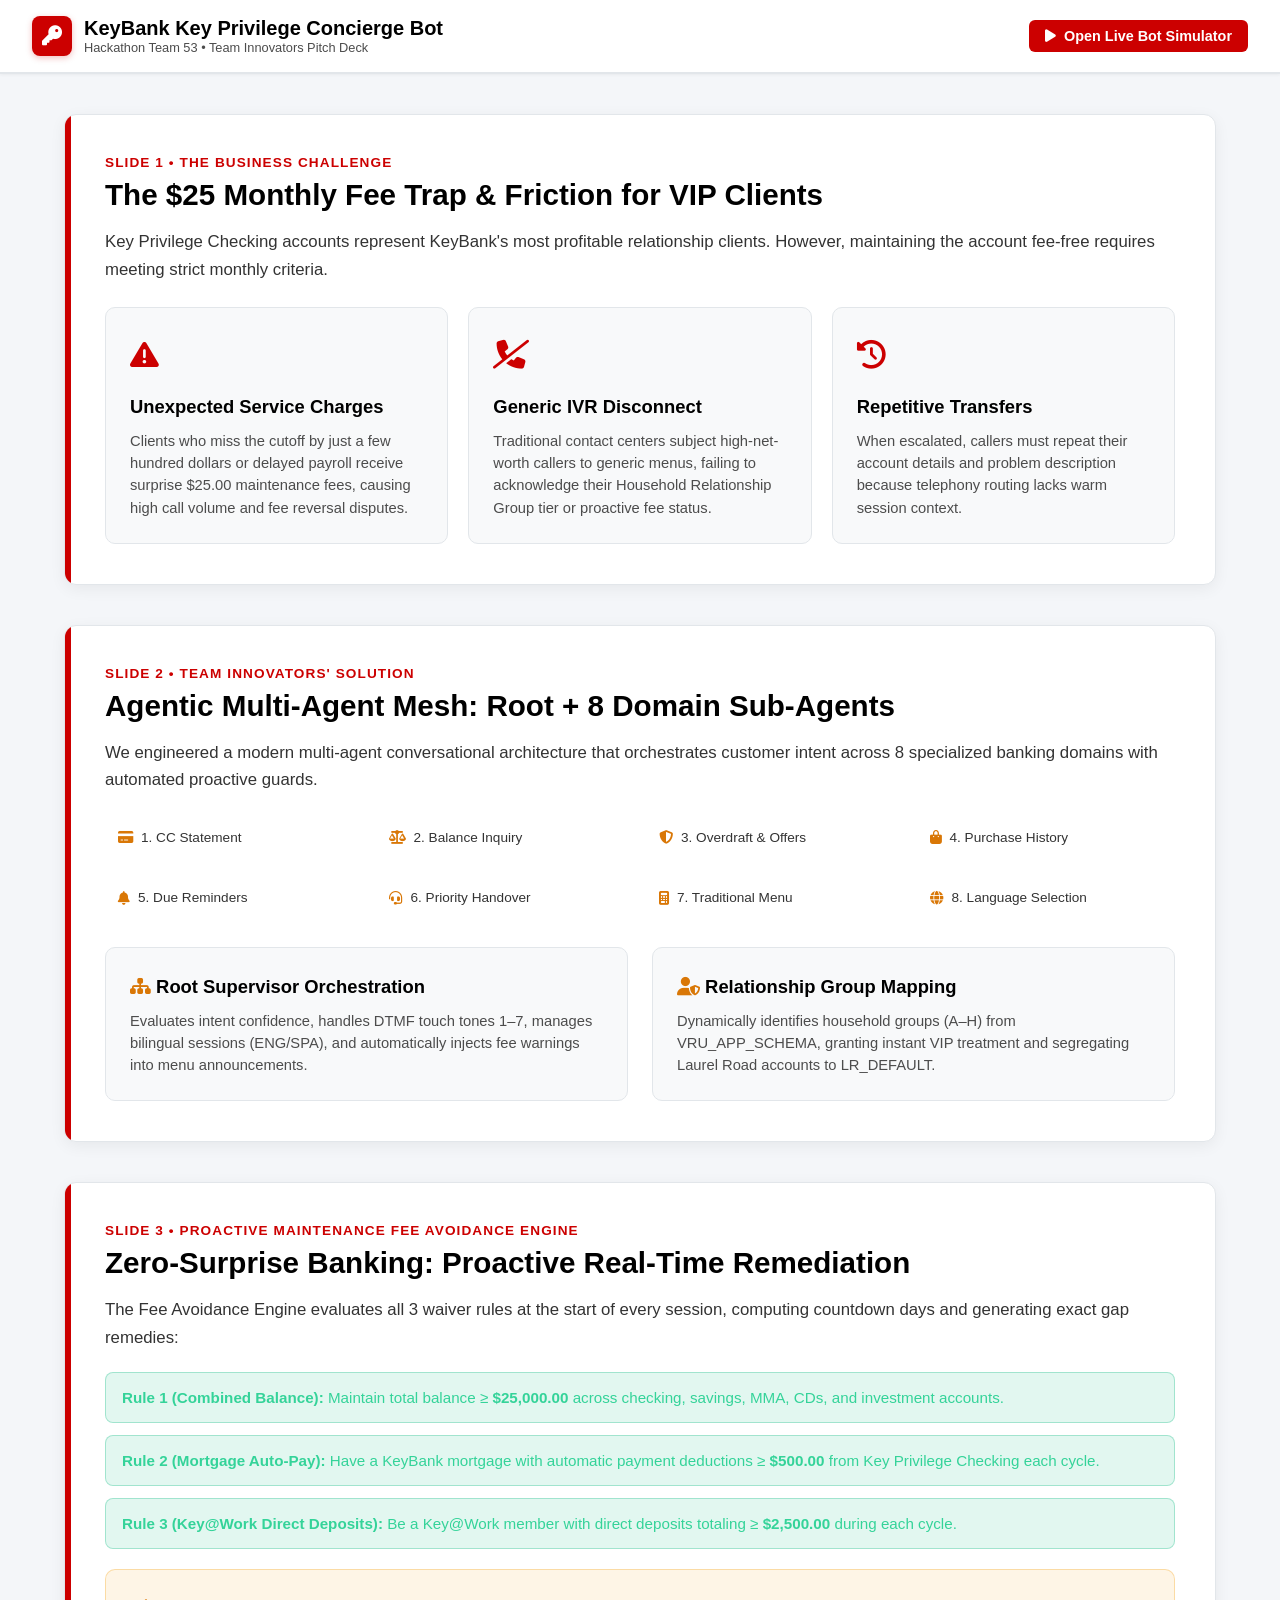
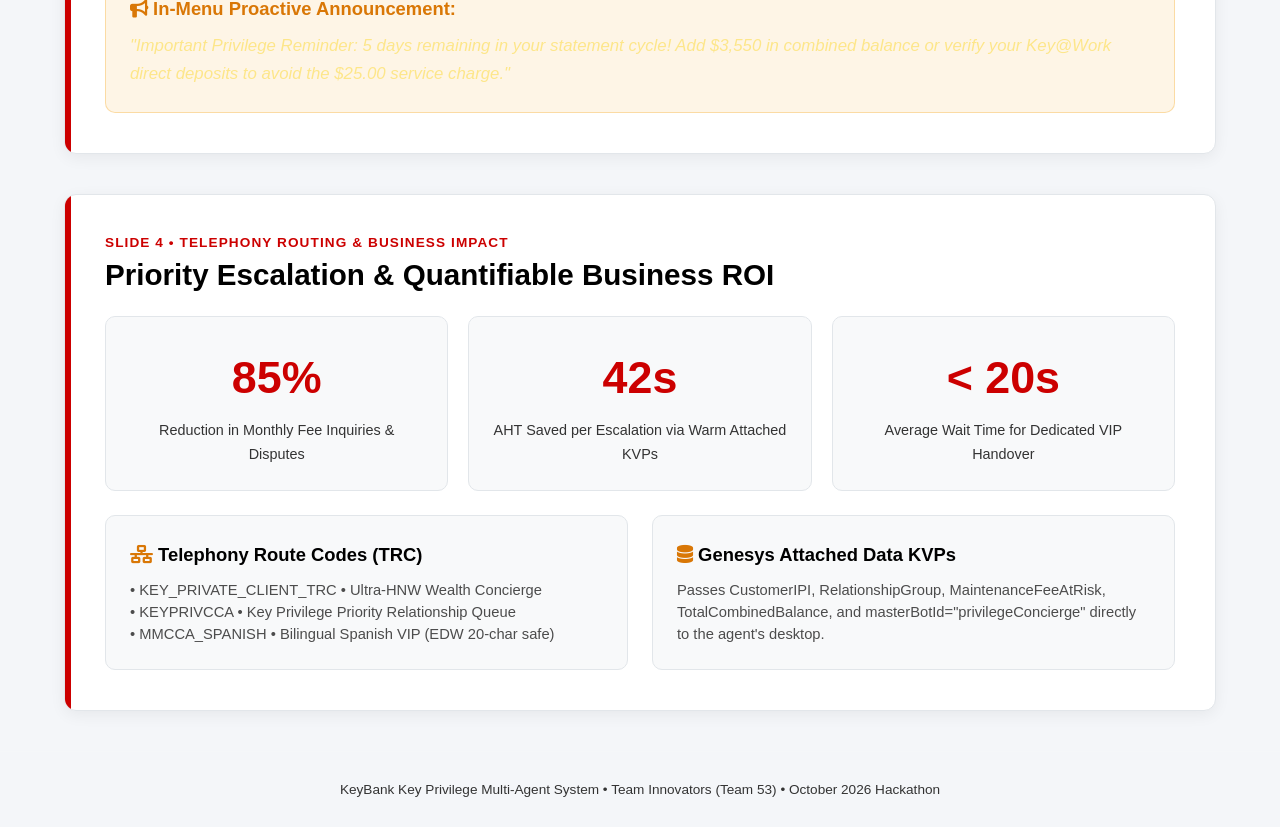
<file: web/presentation.html>
<!DOCTYPE html>
<html lang="en">
<head>
    <meta charset="UTF-8">
    <meta name="viewport" content="width=device-width, initial-scale=1.0">
    <title>Hackathon Team 53 | Key Privilege Multi-Agent Pitch Deck</title>
    <link rel="stylesheet" href="https://cdnjs.cloudflare.com/ajax/libs/font-awesome/6.4.0/css/all.min.css">
    <style>
        :root {
            --key-red: #CC0000;              /* KeyBank Red | PMS 1795 */
            --key-red-dark: #B30000;
            --key-black: #000000;            /* Headlines & Primary Titles */
            --key-gray-90: #1A1A1A;
            --key-gray-80: #333333;          /* Body copy */
            --key-gray-70: #4C4C4C;          /* ADA 70% Gray */
            --bg-page: #F4F6F9;              /* Crisp Canvas */
            --card-bg: #FFFFFF;              /* Liberal White Space */
            --border-subtle: #E2E6EA;
            --success: #00875A;
            --warning: #D97706;
        }

        * {
            box-sizing: border-box;
            margin: 0;
            padding: 0;
            font-family: -apple-system, BlinkMacSystemFont, "Segoe UI", Roboto, "Helvetica Neue", Arial, sans-serif;
        }

        body {
            background-color: var(--bg-page);
            color: var(--key-gray-80);
            min-height: 100vh;
            display: flex;
            flex-direction: column;
        }

        header {
            background: #FFFFFF;
            padding: 16px 32px;
            display: flex;
            justify-content: space-between;
            align-items: center;
            border-bottom: 2px solid var(--border-subtle);
            position: sticky;
            top: 0;
            z-index: 100;
            box-shadow: 0 1px 3px rgba(0, 0, 0, 0.05);
        }

        .brand {
            display: flex;
            align-items: center;
            gap: 12px;
        }

        .logo {
            background: var(--key-red);
            width: 40px;
            height: 40px;
            border-radius: 8px;
            display: flex;
            align-items: center;
            justify-content: center;
            font-size: 20px;
            color: #FFFFFF;
            box-shadow: 0 2px 6px rgba(204, 0, 0, 0.25);
        }

        .title {
            font-size: 1.25rem;
            font-weight: 800;
            color: var(--key-black);
        }

        .subtitle {
            font-size: 0.8rem;
            color: var(--key-gray-70);
            font-weight: 500;
        }

        .nav-links {
            display: flex;
            gap: 12px;
        }

        .btn-live {
            background: var(--key-red);
            color: white;
            text-decoration: none;
            padding: 8px 16px;
            border-radius: 6px;
            font-weight: 700;
            font-size: 0.9rem;
            display: flex;
            align-items: center;
            gap: 8px;
            transition: background 0.2s;
        }

        .btn-live:hover {
            background: var(--key-red-dark);
        }

        .deck-container {
            max-width: 1200px;
            margin: 0 auto;
            padding: 40px 24px;
            display: flex;
            flex-direction: column;
            gap: 40px;
        }

        .slide {
            background: var(--card-bg);
            border: 1px solid var(--border-subtle);
            border-radius: 12px;
            padding: 40px;
            box-shadow: 0 4px 16px rgba(0, 0, 0, 0.06);
            position: relative;
            overflow: hidden;
        }

        .slide::before {
            content: "";
            position: absolute;
            top: 0;
            left: 0;
            width: 6px;
            height: 100%;
            background: var(--key-red);
        }

        .slide-tag {
            color: var(--key-red);
            font-size: 0.85rem;
            font-weight: 800;
            text-transform: uppercase;
            letter-spacing: 0.08em;
            margin-bottom: 8px;
        }

        .slide-title {
            font-size: 1.85rem;
            font-weight: 800;
            margin-bottom: 16px;
            color: var(--key-black);
        }

        .slide-body {
            font-size: 1.05rem;
            line-height: 1.65;
            color: var(--key-gray-80);
        }

        .grid-3 {
            display: grid;
            grid-template-columns: repeat(3, 1fr);
            gap: 20px;
            margin-top: 24px;
        }

        .grid-2 {
            display: grid;
            grid-template-columns: repeat(2, 1fr);
            gap: 24px;
            margin-top: 24px;
        }

        .feature-box {
            background: #F8F9FA;
            border: 1px solid var(--border-subtle);
            border-radius: 10px;
            padding: 24px;
        }

        .feature-icon {
            font-size: 1.8rem;
            color: var(--key-red);
            margin-bottom: 12px;
        }

        .feature-title {
            font-size: 1.15rem;
            font-weight: 800;
            color: var(--key-black);
            margin-bottom: 8px;
        }

        .feature-desc {
            font-size: 0.92rem;
            color: var(--key-gray-70);
            line-height: 1.5;
        }
            font-weight: 700;
            margin-bottom: 8px;
            color: white;
        }

        .feature-desc {
            font-size: 0.9rem;
            color: var(--text-muted);
            line-height: 1.5;
        }

        .rule-pill {
            background: rgba(16, 185, 129, 0.12);
            border: 1px solid rgba(16, 185, 129, 0.3);
            color: #34d399;
            padding: 12px 16px;
            border-radius: 8px;
            margin-bottom: 12px;
            font-size: 0.95rem;
        }

        .stat-number {
            font-size: 2.8rem;
            font-weight: 800;
            color: var(--key-red);
            margin-bottom: 4px;
        }

        .stat-label {
            font-size: 0.9rem;
            color: var(--text-muted);
        }

        .agent-list {
            display: grid;
            grid-template-columns: repeat(4, 1fr);
            gap: 12px;
            margin-top: 20px;
        }

        .agent-pill {
            background: rgba(255, 255, 255, 0.05);
            border: 1px solid rgba(255, 255, 255, 0.1);
            padding: 12px;
            border-radius: 8px;
            font-size: 0.85rem;
            display: flex;
            align-items: center;
            gap: 8px;
        }

        .agent-pill i {
            color: var(--warning);
        }

        footer {
            text-align: center;
            padding: 30px;
            color: var(--text-muted);
            font-size: 0.85rem;
            border-top: 1px solid rgba(255, 255, 255, 0.05);
        }
    </style>
</head>
<body>
    <header>
        <div class="brand">
            <div class="logo"><i class="fa-solid fa-key"></i></div>
            <div>
                <div class="title">KeyBank Key Privilege Concierge Bot</div>
                <div class="subtitle">Hackathon Team 53 • Team Innovators Pitch Deck</div>
            </div>
        </div>
        <div class="nav-links">
            <a href="index.html" class="btn-live"><i class="fa-solid fa-play"></i> Open Live Bot Simulator</a>
        </div>
    </header>

    <main class="deck-container">
        <!-- Slide 1: The Problem -->
        <section class="slide">
            <div class="slide-tag">Slide 1 • The Business Challenge</div>
            <h2 class="slide-title">The $25 Monthly Fee Trap & Friction for VIP Clients</h2>
            <div class="slide-body">
                <p>Key Privilege Checking accounts represent KeyBank's most profitable relationship clients. However, maintaining the account fee-free requires meeting strict monthly criteria.</p>
                
                <div class="grid-3">
                    <div class="feature-box">
                        <div class="feature-icon"><i class="fa-solid fa-triangle-exclamation"></i></div>
                        <div class="feature-title">Unexpected Service Charges</div>
                        <div class="feature-desc">Clients who miss the cutoff by just a few hundred dollars or delayed payroll receive surprise $25.00 maintenance fees, causing high call volume and fee reversal disputes.</div>
                    </div>
                    <div class="feature-box">
                        <div class="feature-icon"><i class="fa-solid fa-phone-slash"></i></div>
                        <div class="feature-title">Generic IVR Disconnect</div>
                        <div class="feature-desc">Traditional contact centers subject high-net-worth callers to generic menus, failing to acknowledge their Household Relationship Group tier or proactive fee status.</div>
                    </div>
                    <div class="feature-box">
                        <div class="feature-icon"><i class="fa-solid fa-clock-rotate-left"></i></div>
                        <div class="feature-title">Repetitive Transfers</div>
                        <div class="feature-desc">When escalated, callers must repeat their account details and problem description because telephony routing lacks warm session context.</div>
                    </div>
                </div>
            </div>
        </section>

        <!-- Slide 2: The Solution -->
        <section class="slide">
            <div class="slide-tag">Slide 2 • Team Innovators' Solution</div>
            <h2 class="slide-title">Agentic Multi-Agent Mesh: Root + 8 Domain Sub-Agents</h2>
            <div class="slide-body">
                <p>We engineered a modern multi-agent conversational architecture that orchestrates customer intent across 8 specialized banking domains with automated proactive guards.</p>

                <div class="agent-list">
                    <div class="agent-pill"><i class="fa-solid fa-credit-card"></i> 1. CC Statement</div>
                    <div class="agent-pill"><i class="fa-solid fa-scale-balanced"></i> 2. Balance Inquiry</div>
                    <div class="agent-pill"><i class="fa-solid fa-shield-halved"></i> 3. Overdraft & Offers</div>
                    <div class="agent-pill"><i class="fa-solid fa-bag-shopping"></i> 4. Purchase History</div>
                    <div class="agent-pill"><i class="fa-solid fa-bell"></i> 5. Due Reminders</div>
                    <div class="agent-pill"><i class="fa-solid fa-headset"></i> 6. Priority Handover</div>
                    <div class="agent-pill"><i class="fa-solid fa-calculator"></i> 7. Traditional Menu</div>
                    <div class="agent-pill"><i class="fa-solid fa-globe"></i> 8. Language Selection</div>
                </div>

                <div class="grid-2" style="margin-top: 24px;">
                    <div class="feature-box">
                        <div class="feature-title"><i class="fa-solid fa-sitemap" style="color: var(--warning);"></i> Root Supervisor Orchestration</div>
                        <div class="feature-desc">Evaluates intent confidence, handles DTMF touch tones 1–7, manages bilingual sessions (ENG/SPA), and automatically injects fee warnings into menu announcements.</div>
                    </div>
                    <div class="feature-box">
                        <div class="feature-title"><i class="fa-solid fa-user-shield" style="color: var(--warning);"></i> Relationship Group Mapping</div>
                        <div class="feature-desc">Dynamically identifies household groups (A–H) from VRU_APP_SCHEMA, granting instant VIP treatment and segregating Laurel Road accounts to LR_DEFAULT.</div>
                    </div>
                </div>
            </div>
        </section>

        <!-- Slide 3: Maintenance Fee Guard -->
        <section class="slide">
            <div class="slide-tag">Slide 3 • Proactive Maintenance Fee Avoidance Engine</div>
            <h2 class="slide-title">Zero-Surprise Banking: Proactive Real-Time Remediation</h2>
            <div class="slide-body">
                <p>The Fee Avoidance Engine evaluates all 3 waiver rules at the start of every session, computing countdown days and generating exact gap remedies:</p>

                <div style="margin-top: 20px;">
                    <div class="rule-pill">
                        <strong>Rule 1 (Combined Balance):</strong> Maintain total balance &ge; <strong>$25,000.00</strong> across checking, savings, MMA, CDs, and investment accounts.
                    </div>
                    <div class="rule-pill">
                        <strong>Rule 2 (Mortgage Auto-Pay):</strong> Have a KeyBank mortgage with automatic payment deductions &ge; <strong>$500.00</strong> from Key Privilege Checking each cycle.
                    </div>
                    <div class="rule-pill">
                        <strong>Rule 3 (Key@Work Direct Deposits):</strong> Be a Key@Work member with direct deposits totaling &ge; <strong>$2,500.00</strong> during each cycle.
                    </div>
                </div>

                <div class="feature-box" style="margin-top: 20px; background: rgba(245, 158, 11, 0.1); border-color: rgba(245, 158, 11, 0.3);">
                    <div class="feature-title" style="color: var(--warning);"><i class="fa-solid fa-bullhorn"></i> In-Menu Proactive Announcement:</div>
                    <p style="font-style: italic; color: #fde68a;">
                        "Important Privilege Reminder: 5 days remaining in your statement cycle! Add $3,550 in combined balance or verify your Key@Work direct deposits to avoid the $25.00 service charge."
                    </p>
                </div>
            </div>
        </section>

        <!-- Slide 4: Telephony & Business Impact -->
        <section class="slide">
            <div class="slide-tag">Slide 4 • Telephony Routing & Business Impact</div>
            <h2 class="slide-title">Priority Escalation & Quantifiable Business ROI</h2>
            <div class="slide-body">
                <div class="grid-3">
                    <div class="feature-box" style="text-align: center;">
                        <div class="stat-number">85%</div>
                        <div class="stat-label">Reduction in Monthly Fee Inquiries & Disputes</div>
                    </div>
                    <div class="feature-box" style="text-align: center;">
                        <div class="stat-number">42s</div>
                        <div class="stat-label">AHT Saved per Escalation via Warm Attached KVPs</div>
                    </div>
                    <div class="feature-box" style="text-align: center;">
                        <div class="stat-number">&lt; 20s</div>
                        <div class="stat-label">Average Wait Time for Dedicated VIP Handover</div>
                    </div>
                </div>

                <div class="grid-2" style="margin-top: 24px;">
                    <div class="feature-box">
                        <div class="feature-title"><i class="fa-solid fa-network-wired" style="color: var(--warning);"></i> Telephony Route Codes (TRC)</div>
                        <div class="feature-desc">
                            • <code>KEY_PRIVATE_CLIENT_TRC</code> &bull; Ultra-HNW Wealth Concierge<br>
                            • <code>KEYPRIVCCA</code> &bull; Key Privilege Priority Relationship Queue<br>
                            • <code>MMCCA_SPANISH</code> &bull; Bilingual Spanish VIP (EDW 20-char safe)
                        </div>
                    </div>
                    <div class="feature-box">
                        <div class="feature-title"><i class="fa-solid fa-database" style="color: var(--warning);"></i> Genesys Attached Data KVPs</div>
                        <div class="feature-desc">
                            Passes <code>CustomerIPI</code>, <code>RelationshipGroup</code>, <code>MaintenanceFeeAtRisk</code>, <code>TotalCombinedBalance</code>, and <code>masterBotId="privilegeConcierge"</code> directly to the agent's desktop.
                        </div>
                    </div>
                </div>
            </div>
        </section>
    </main>

    <footer>
        KeyBank Key Privilege Multi-Agent System &bull; Team Innovators (Team 53) &bull; October 2026 Hackathon
    </footer>
</body>
</html>
</file>
